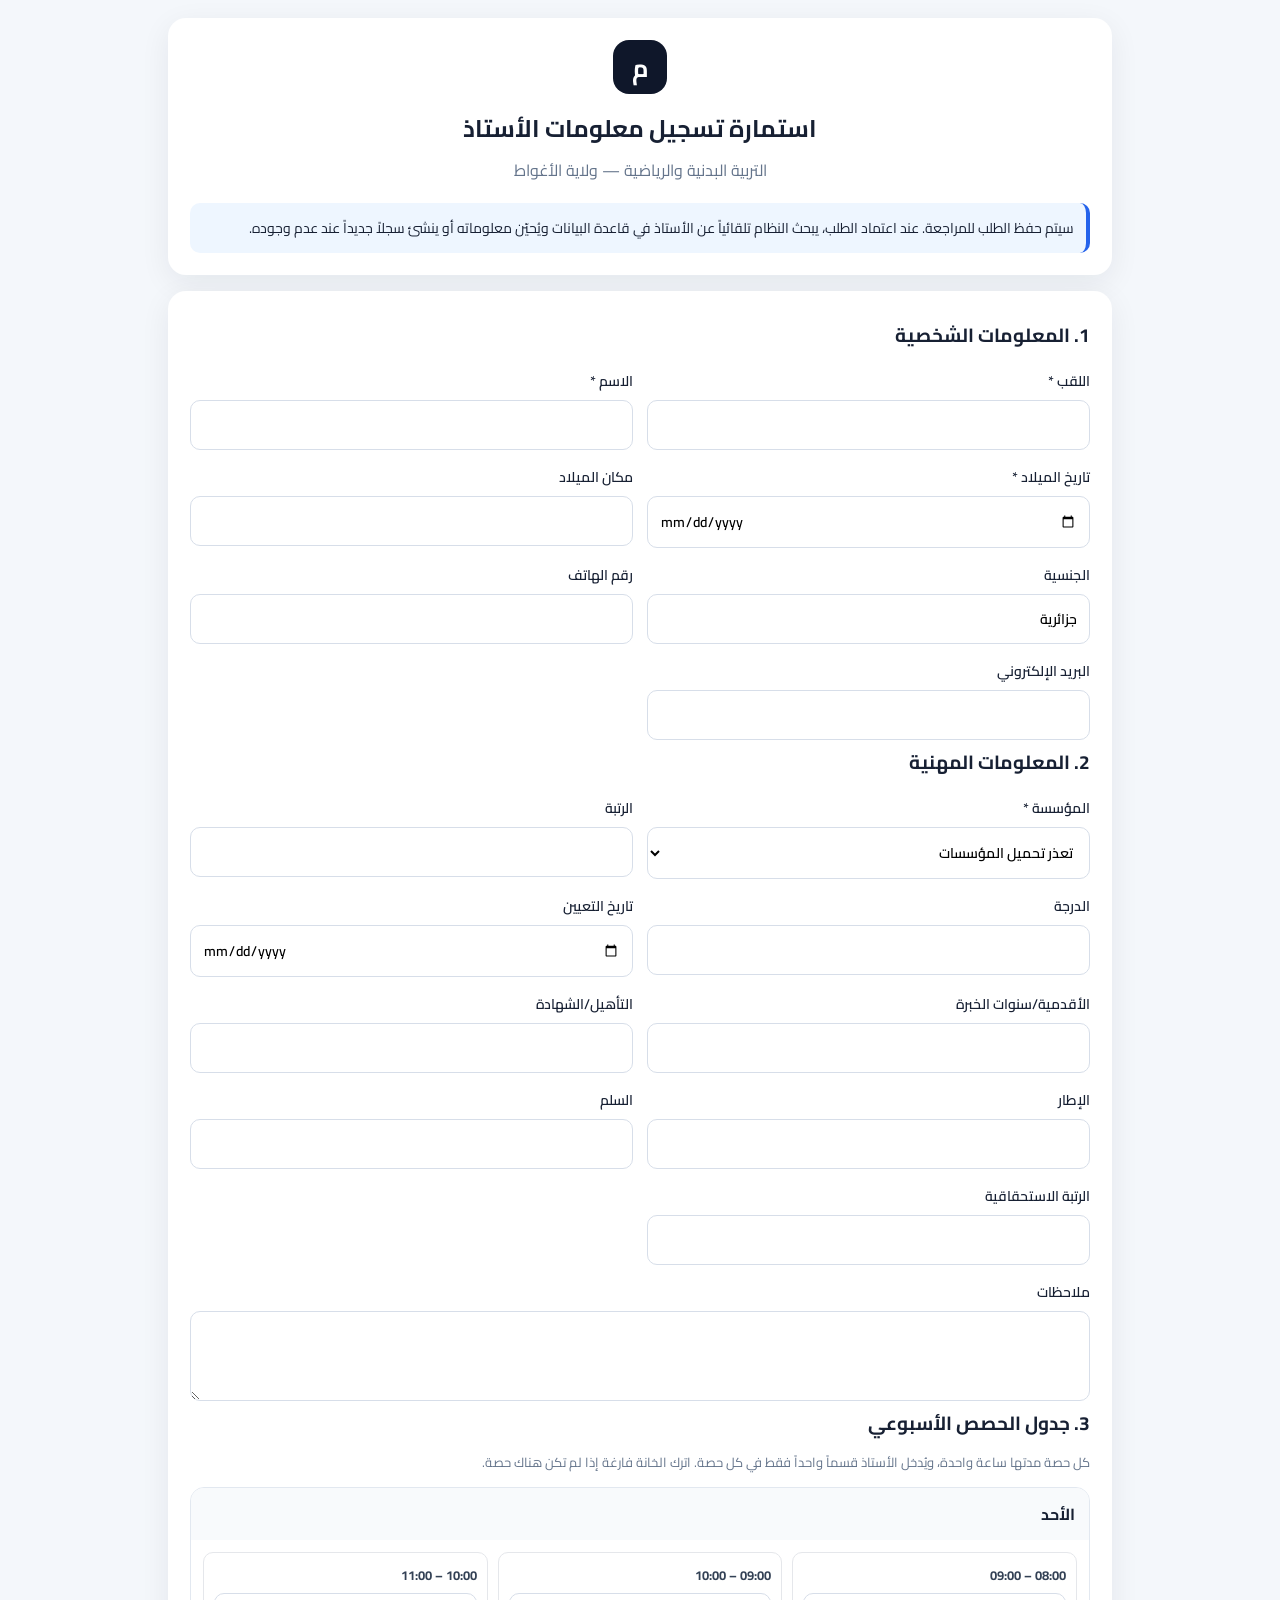
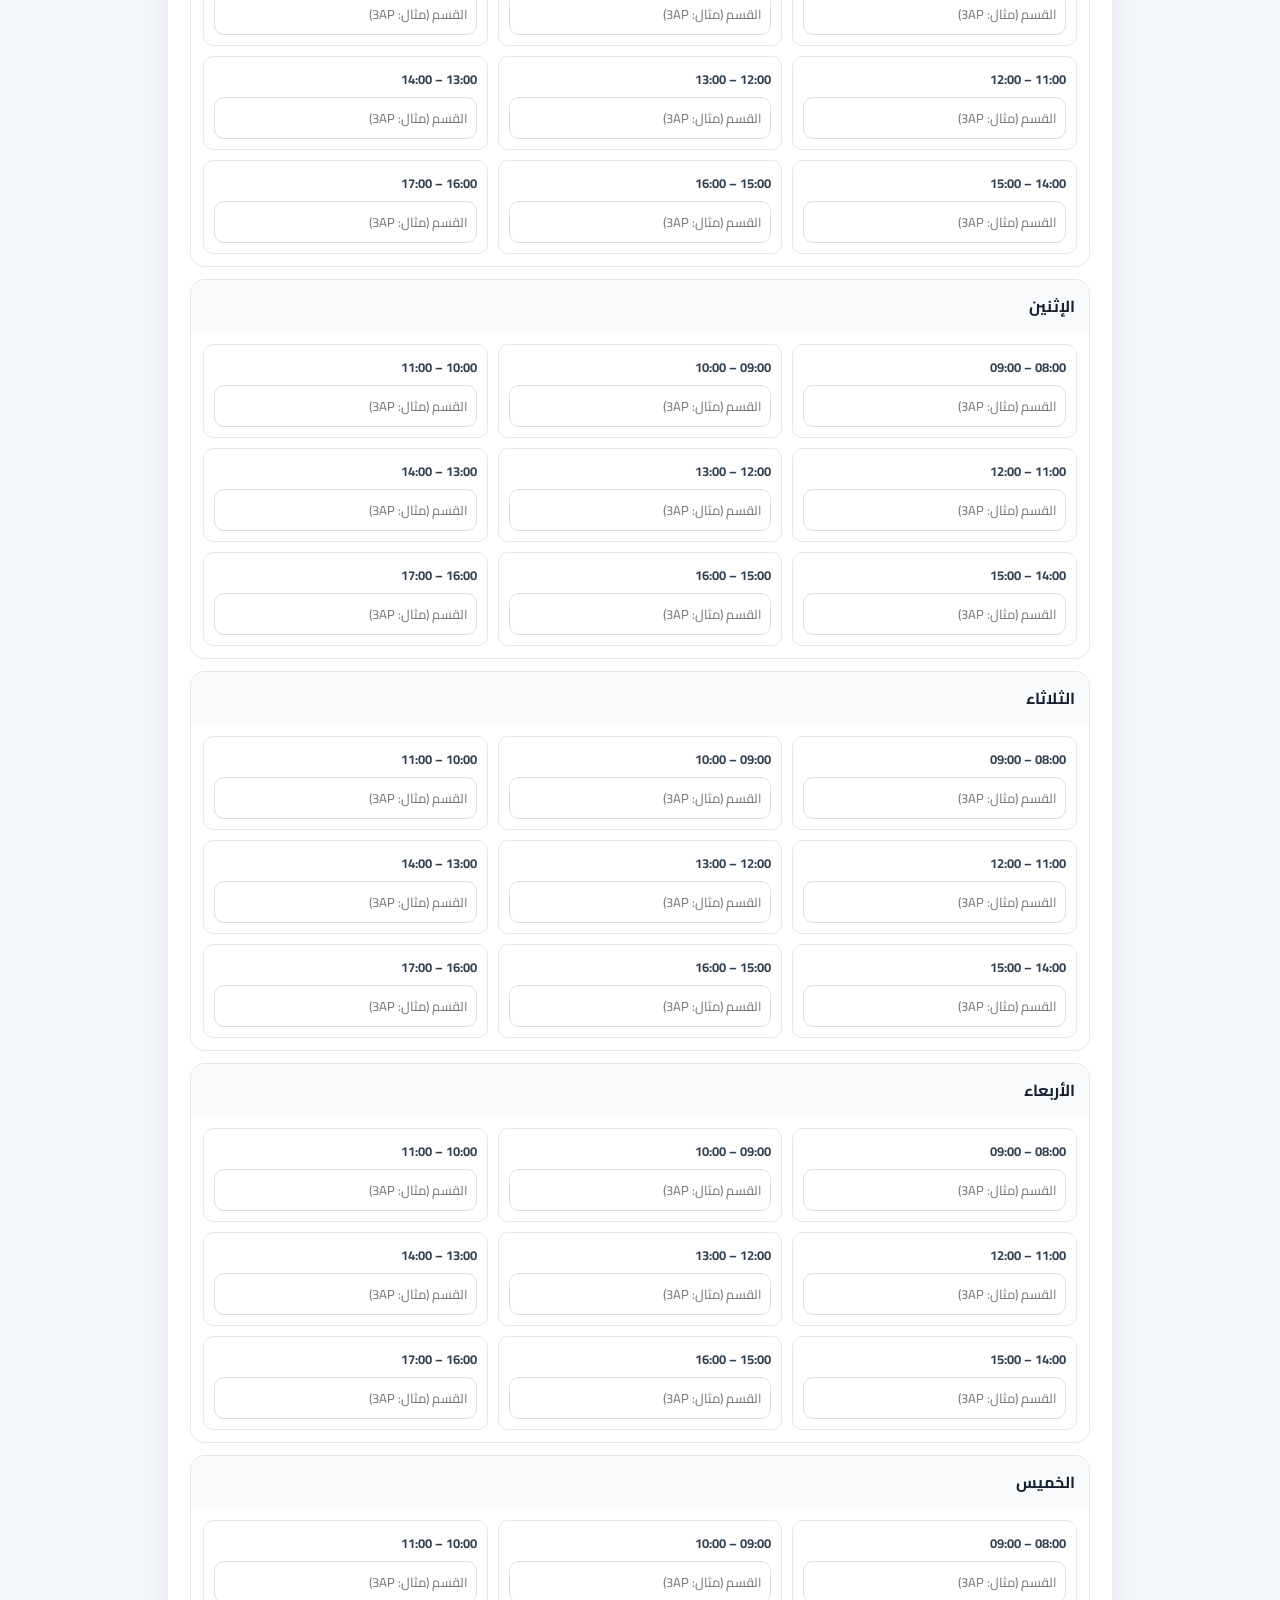
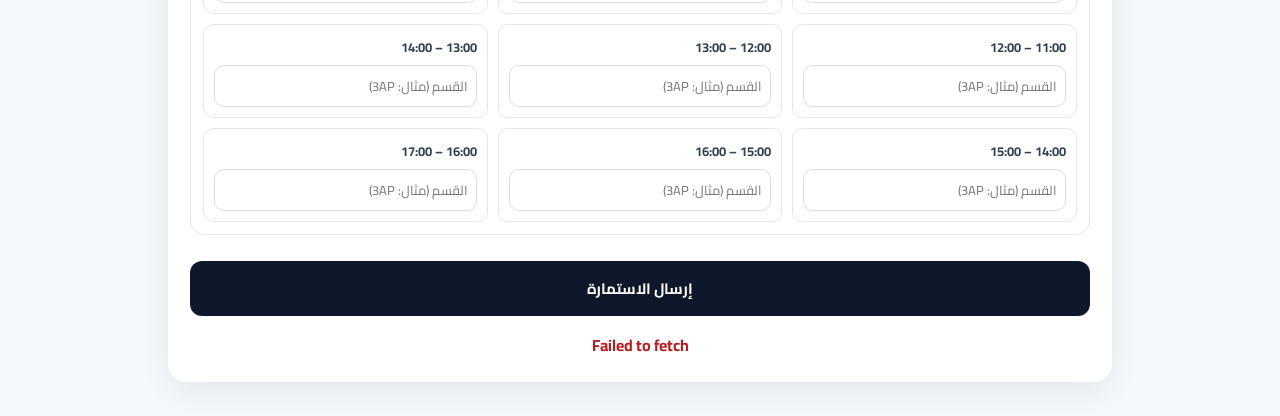
<file: teacher-registration.html>
<!doctype html><html lang="ar" dir="rtl"><head><meta charset="utf-8"><meta name="viewport" content="width=device-width,initial-scale=1"><meta name="theme-color" content="#0f172a"><title>تسجيل معلومات الأستاذ</title><link rel="stylesheet" href="teacher-registration.css?v=2"></head><body><main class="wrap"><section class="card hero"><div class="brand">م</div><h1>استمارة تسجيل معلومات الأستاذ</h1><p>التربية البدنية والرياضية — ولاية الأغواط</p><div class="notice">سيتم حفظ الطلب للمراجعة. عند اعتماد الطلب، يبحث النظام تلقائياً عن الأستاذ في قاعدة البيانات ويُحيّن معلوماته أو ينشئ سجلاً جديداً عند عدم وجوده.</div></section><form id="registrationForm" class="card"><h2>1. المعلومات الشخصية</h2><div class="grid"><label>اللقب *<input id="last_name" name="last_name" required autocomplete="family-name"></label><label>الاسم *<input id="first_name" name="first_name" required autocomplete="given-name"></label><label>تاريخ الميلاد *<input id="birth_date" name="birth_date" type="date" required></label><label>مكان الميلاد<input name="birth_place"></label><label>الجنسية<input name="nationality" value="جزائرية"></label><label>رقم الهاتف<input name="phone" type="tel" inputmode="tel"></label><label>البريد الإلكتروني<input name="email" type="email"></label></div><h2>2. المعلومات المهنية</h2><div class="grid"><label>المؤسسة *<select id="institution_id" name="institution_id" required><option value="">جاري تحميل المؤسسات...</option></select></label><label>الرتبة<input name="rank"></label><label>الدرجة<input name="grade"></label><label>تاريخ التعيين<input name="appointment_date" type="date"></label><label>الأقدمية/سنوات الخبرة<input name="experience_years" type="number" min="0" step="0.1"></label><label>التأهيل/الشهادة<input name="qualification"></label><label>الإطار<input name="framework"></label><label>السلم<input name="scale"></label><label>الرتبة الاستحقاقية<input name="grade_seniority"></label><label class="full">ملاحظات<textarea name="notes"></textarea></label></div><h2>3. جدول الحصص الأسبوعي</h2><p class="help">كل حصة مدتها ساعة واحدة، ويُدخل الأستاذ قسماً واحداً فقط في كل حصة. اترك الخانة فارغة إذا لم تكن هناك حصة.</p><div id="schedule"></div><button class="primary" id="submitBtn" type="submit">إرسال الاستمارة</button><div id="status" role="status"></div></form></main><script src="teacher-registration.js?v=5"></script></body></html>
</file>
<file: teacher-registration.css>
@import url('https://fonts.googleapis.com/css2?family=Cairo:wght@400;600;700&display=swap');*{box-sizing:border-box}body{margin:0;background:#f4f7fb;color:#172033;font-family:Cairo,Arial,sans-serif}.wrap{max-width:980px;margin:0 auto;padding:18px}.card{background:#fff;border-radius:18px;padding:22px;margin-bottom:16px;box-shadow:0 8px 30px rgba(15,23,42,.07)}.hero{text-align:center}.brand{width:54px;height:54px;margin:auto;border-radius:16px;background:#0f172a;color:#fff;display:grid;place-items:center;font-size:25px;font-weight:700}.hero h1{margin:12px 0 4px}.hero p{margin:0;color:#64748b}.notice{margin-top:18px;background:#eef6ff;border-right:4px solid #2563eb;padding:12px;text-align:right;border-radius:10px;font-size:14px}.grid{display:grid;grid-template-columns:repeat(2,minmax(0,1fr));gap:14px}label{display:flex;flex-direction:column;gap:6px;font-weight:600;font-size:14px}label.full{grid-column:1/-1}input,select,textarea{width:100%;border:1px solid #d7dee9;border-radius:10px;padding:11px 12px;font:inherit;background:#fff;outline:none}input:focus,select:focus,textarea:focus{border-color:#2563eb;box-shadow:0 0 0 3px rgba(37,99,235,.1)}textarea{min-height:90px;resize:vertical}h2{font-size:19px;margin:4px 0 15px}.help{font-size:13px;color:#64748b;margin-top:-6px}.day{border:1px solid #e2e8f0;border-radius:14px;margin:12px 0;overflow:hidden}.day h3{margin:0;padding:11px 14px;background:#f8fafc;font-size:16px}.slots{display:grid;grid-template-columns:repeat(3,minmax(0,1fr));gap:10px;padding:12px}.slot{border:1px solid #e5e7eb;border-radius:10px;padding:10px;background:#fff}.slot .time{font-size:13px;font-weight:700;color:#334155;margin-bottom:6px}.slot input{padding:8px;font-size:13px}.primary{width:100%;border:0;border-radius:12px;background:#0f172a;color:#fff;padding:13px;font:700 15px Cairo,sans-serif;cursor:pointer;margin-top:14px}.primary:disabled{opacity:.6;cursor:wait}#status{margin-top:14px;text-align:center;font-weight:700}.ok{color:#15803d}.err{color:#b91c1c}.result{background:#ecfdf5;border:1px solid #bbf7d0;border-radius:12px;padding:16px;text-align:center}.result strong{font-size:22px;display:block;margin-top:6px}@media(max-width:700px){.wrap{padding:10px}.card{padding:16px;border-radius:14px}.grid{grid-template-columns:1fr}.slots{grid-template-columns:1fr 1fr}.hero h1{font-size:22px}}@media(max-width:420px){.slots{grid-template-columns:1fr}}
</file>
